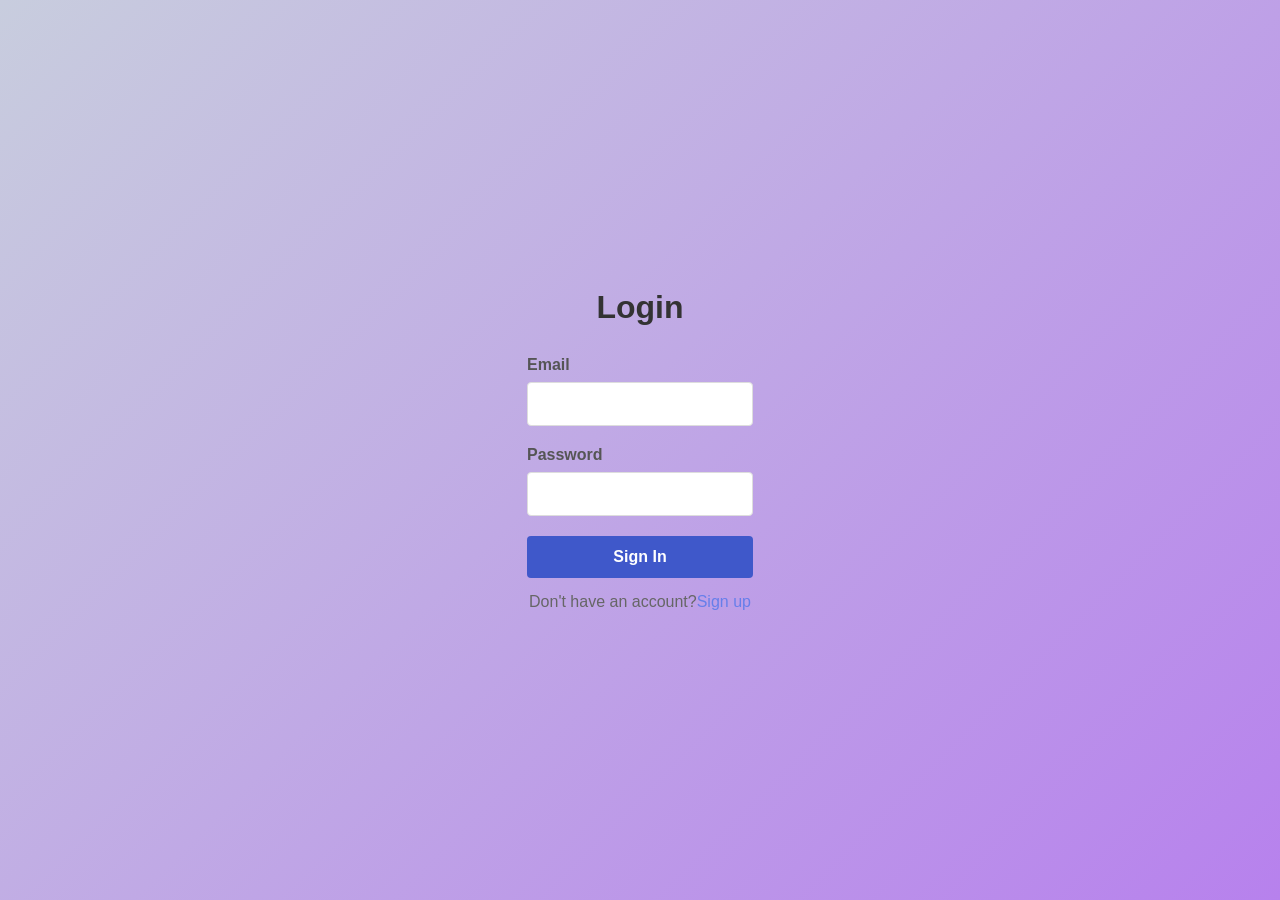
<file: index.html>
<!DOCTYPE html>
<html lang="en">
<head>
    <link rel="stylesheet" href="mainstyle.css">
    <meta charset="UTF-8">
    <meta name="viewport" content="width=device-width, initial-scale=1.0">
    <title>Login</title>
</head>
<body>
    <div class="slogin-container">
        <h1>Login</h1>
        <form action="login.php" method="POST">
            <div class="form-group">
                <label for="email">Email</label>
                <input type="email" id="email" name="email" required>
            </div>
            <div class="form-group">
                <label for="password">Password</label>
                <input type="password" id="password" name="password" required>
            </div>
            <button type="submit">Sign In</button>
            <p class="login-link">Don't have an account?<a href="signup.html">Sign up</a></p>
        </form>
    </div>
</body>
</html>
</file>
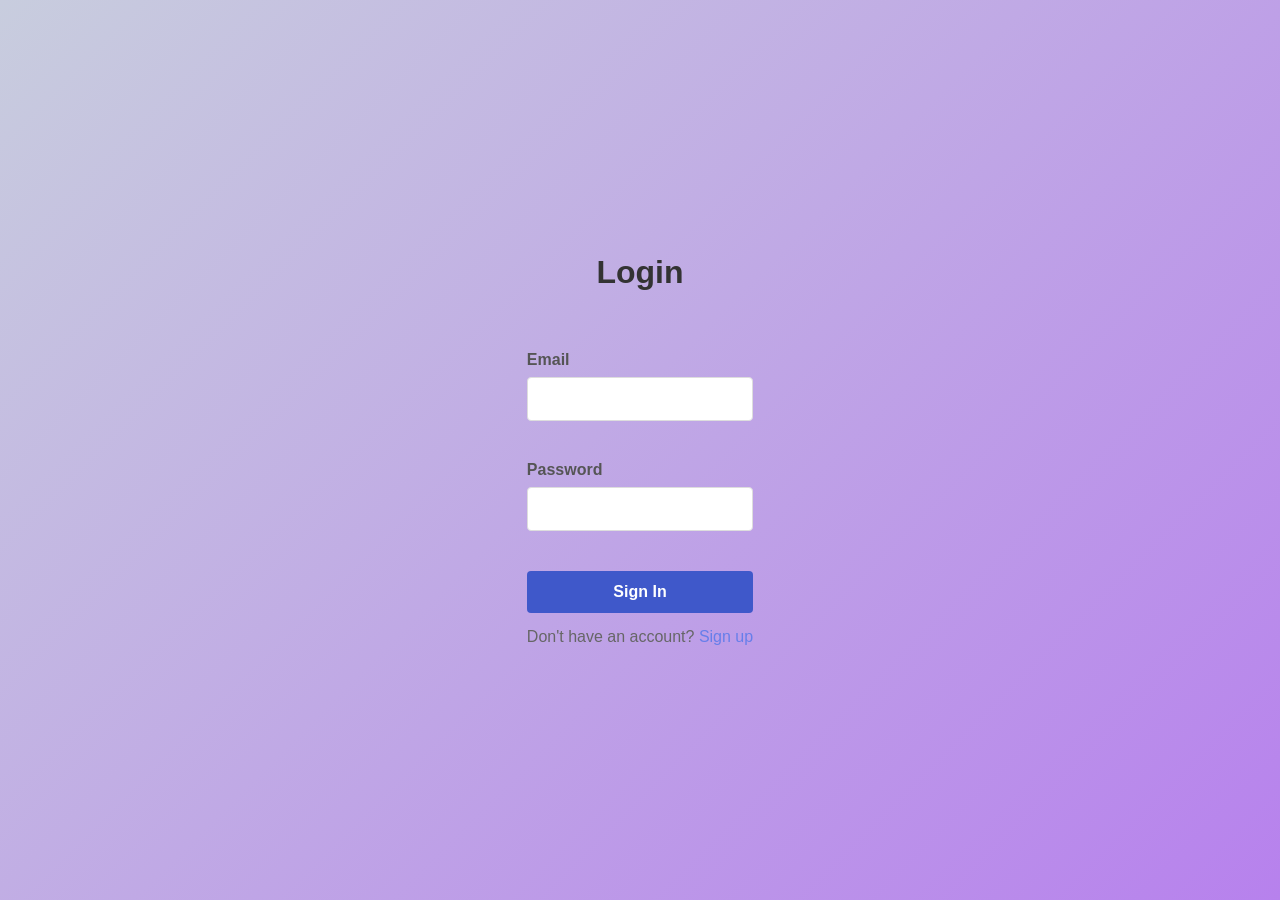
<file: root/index.html>
<!DOCTYPE html>
<html lang="en">
<head>
    <link rel="stylesheet" href="mainstyle.css">
    <meta charset="UTF-8">
    <meta name="viewport" content="width=device-width, initial-scale=1.0">
    <title>Login</title>
</head>
<body>
    <div class="slogin-container">
        <h1>Login</h1>

        <div class="login-status" id="login-status"></div>

        <form action="login.php" method="POST" novalidate>
            <div class="form-group">
                <label for="email">Email</label>
                <input type="email" id="email" name="email" required>
                <div class="field-error" id="email-error"></div>
            </div>

            <div class="form-group">
                <label for="password">Password</label>
                <input type="password" id="password" name="password" required>
                <div class="field-error" id="password-error"></div>
            </div>

            <button type="submit">Sign In</button>
            <p class="login-link">Don't have an account? <a href="signup.html">Sign up</a></p>
        </form>
    </div>

    <script>
        const params = new URLSearchParams(window.location.search);

        const error = params.get("error");
        const field = params.get("field");
        const email = params.get("email") || "";
        const signup = params.get("signup");

        document.getElementById("email").value = email;

        const messages = {
            missing_email: "Please enter your email address.",
            invalid_email: "Please enter a valid email address.",
            missing_password: "Please enter your password.",
            invalid_login: "Invalid email or password.",
            too_many_attempts: "Too many failed login attempts. Please wait 15 minutes and try again.",
            server_error: "Something went wrong. Please try again."
        };

        if (field) {
            const input = document.getElementById(field);
            if (input) {
                input.classList.add("input-error");
            }

            const errorBox = document.getElementById(field + "-error");
            if (errorBox && messages[error]) {
                errorBox.textContent = messages[error];
            }
        } else if (error === "server_error") {
            const passwordError = document.getElementById("password-error");
            if (passwordError) {
                passwordError.textContent = messages[error];
            }
        }

        if (signup === "success") {
            const statusBox = document.getElementById("login-status");
            statusBox.textContent = "Account created successfully. Please log in.";
            statusBox.classList.add("success-message");
        }
    </script>
</body>
</html>
</file>
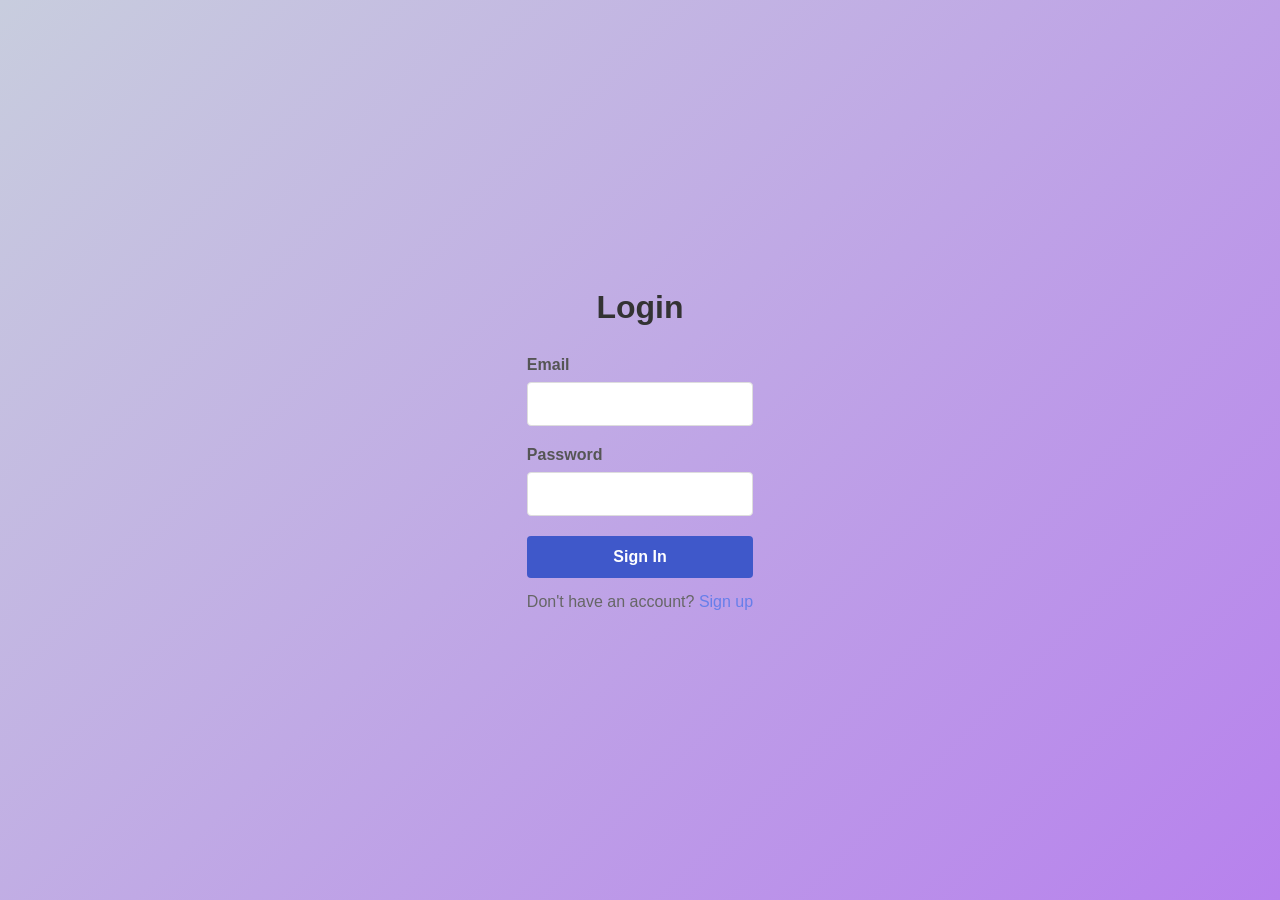
<file: main.html>
<!DOCTYPE html>
<html lang="en">
<head>
    <link rel="stylesheet" href="mainstyle.css">
    <meta charset="UTF-8">
    <meta name="viewport" content="width=device-width, initial-scale=1.0">
    <title>Login</title>
</head>
<body>
    <div class="slogin-container">
        <h1>Login</h1>
        <form>
            <div class="form-group">
                <label for="email">Email</label>
                <input type="email" id="email" name="email" required>
            </div>
            <div class="form-group">
                <label for="password">Password</label>
                <input type="password" id="password" name="password" required>
            </div>
            <button type="submit" onsubmit="location.href='loggedin.html'">Sign In</button>
            <p class="login-link">Don't have an account? <a href="signup.html">Sign up</a></p>
        </form>
    </div>
</body>
</html>
</file>
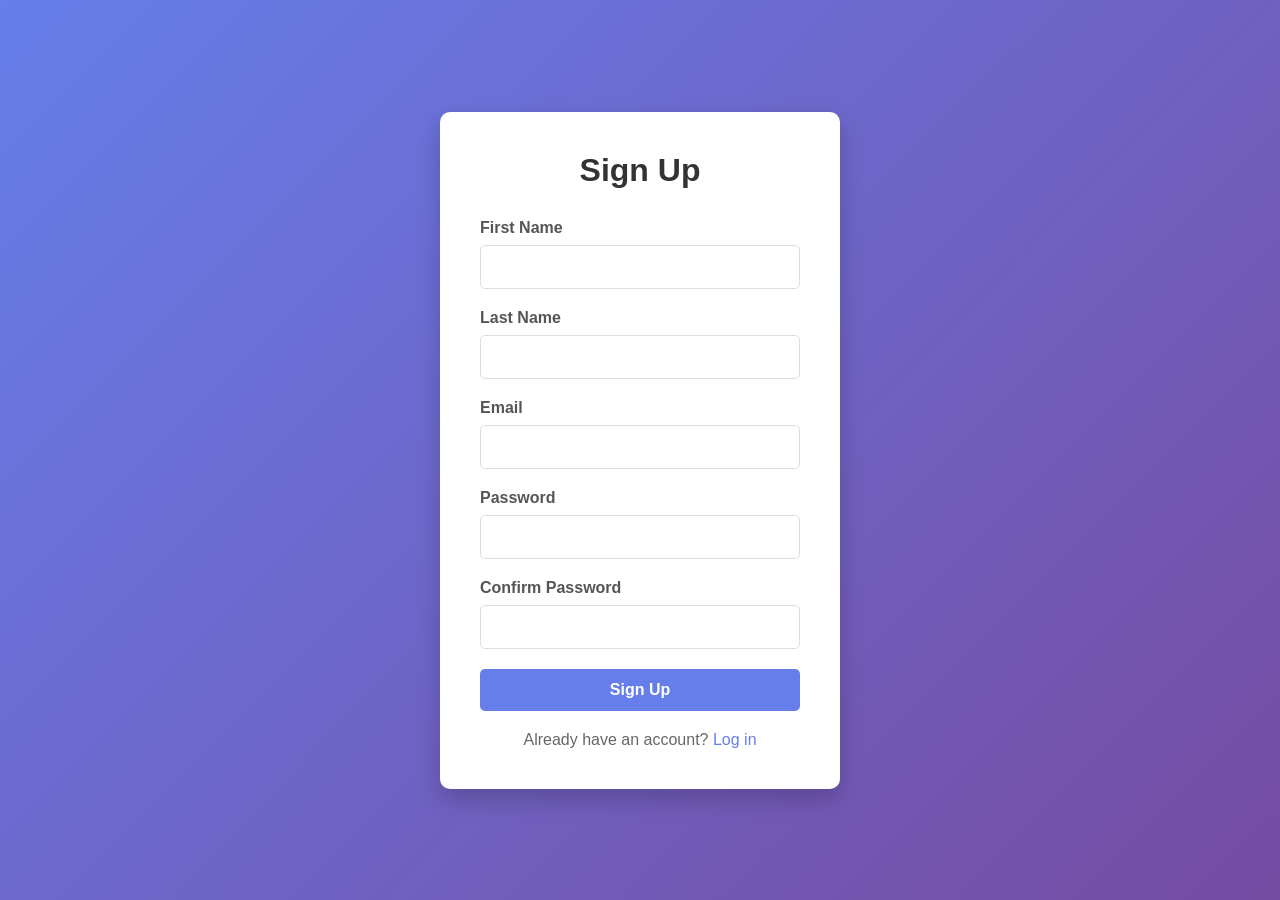
<file: signup.html>
<!DOCTYPE html>
<html lang="en">
<head>
    <link rel="stylesheet" href="signupstyle.css">
    <meta charset="UTF-8">
    <meta name="viewport" content="width=device-width, initial-scale=1.0">
    <title>Sign Up</title>
</head>
<body>
    <div class="container">
        <h1>Sign Up</h1>
        <form action="signup.php" method="POST">
            <div class="form-group">
                <label for="firstname">First Name</label>
                <input type="text" id="firstname" name="firstname" required>
            </div>
            <div class="form-group">
                <label for="lastname">Last Name</label>
                <input type="text" id="lastname" name="lastname" required>
            </div>
            <div class="form-group">
                <label for="email">Email</label>
                <input type="email" id="email" name="email" required>
            </div>
            <div class="form-group">
                <label for="password">Password</label>
                <input type="password" id="password" name="password" required>
            </div>
            <div class="form-group">
                <label for="confirm">Confirm Password</label>
                <input type="password" id="confirm" name="confirm" required>
            </div>
            <button type="submit">Sign Up</button>
        </form>
        <p class="login-link">Already have an account? <a href="index.html">Log in</a></p>
    </div>
</body>
</html>
</file>
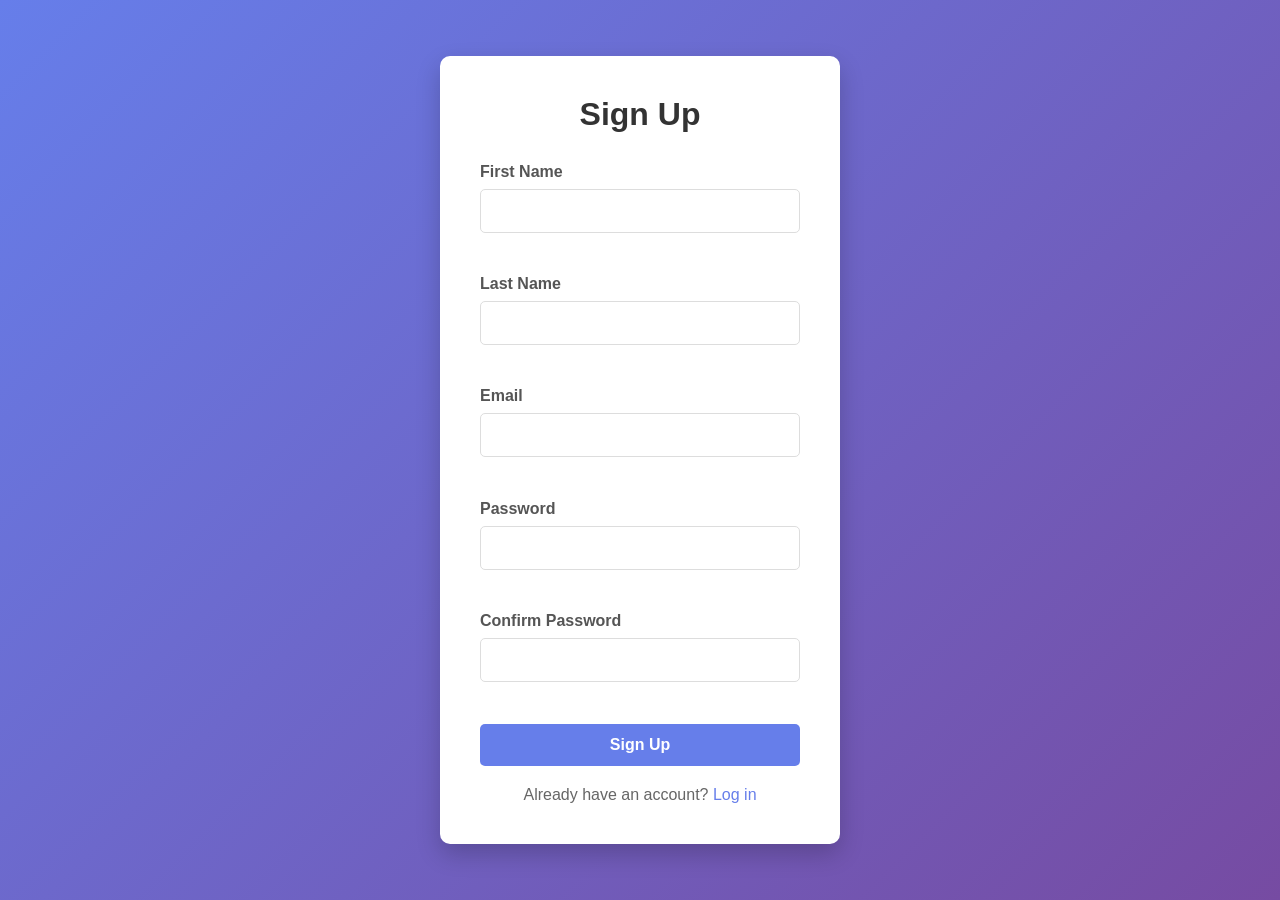
<file: root/signup.html>
<!DOCTYPE html>
<html lang="en">
<head>
    <link rel="stylesheet" href="signupstyle.css">
    <meta charset="UTF-8">
    <meta name="viewport" content="width=device-width, initial-scale=1.0">
    <title>Sign Up</title>
</head>
<body>
    <div class="container">
        <h1>Sign Up</h1>

        <form action="signup.php" method="POST" novalidate>
            <div class="form-group">
                <label for="firstname">First Name</label>
                <input type="text" id="firstname" name="firstname" required>
                <div class="field-error" id="firstname-error"></div>
            </div>

            <div class="form-group">
                <label for="lastname">Last Name</label>
                <input type="text" id="lastname" name="lastname" required>
                <div class="field-error" id="lastname-error"></div>
            </div>

            <div class="form-group">
                <label for="email">Email</label>
                <input type="email" id="email" name="email" required>
                <div class="field-error" id="email-error"></div>
            </div>

            <div class="form-group">
                <label for="password">Password</label>
                <input type="password" id="password" name="password" required>
                <div class="field-error" id="password-error"></div>
            </div>

            <div class="form-group">
                <label for="confirm">Confirm Password</label>
                <input type="password" id="confirm" name="confirm" required>
                <div class="field-error" id="confirm-error"></div>
            </div>

            <button type="submit">Sign Up</button>
        </form>

        <p class="login-link">Already have an account? <a href="index.html">Log in</a></p>
    </div>

    <script>
        const params = new URLSearchParams(window.location.search);

        const error = params.get("error");
        const field = params.get("field");

        const firstname = params.get("firstname") || "";
        const lastname = params.get("lastname") || "";
        const email = params.get("email") || "";

        document.getElementById("firstname").value = firstname;
        document.getElementById("lastname").value = lastname;
        document.getElementById("email").value = email;

        const messages = {
            missing_firstname: "Please enter your first name.",
            long_firstname: "First name must be 20 characters or less.",
            missing_lastname: "Please enter your last name.",
            long_lastname: "Last name must be 20 characters or less.",
            missing_email: "Please enter your email address.",
            long_email: "Email must be 100 characters or less.",
            invalid_email: "Please enter a valid email address.",
            missing_password: "Please enter a password.",
            long_password: "Password is too long.",
            missing_confirm: "Please confirm your password.",
            password_mismatch: "Passwords do not match.",
            email_taken: "That email address is already registered.",
            server_error: "Something went wrong. Please try again."
        };

        if (field) {
            const input = document.getElementById(field);
            if (input) {
                input.classList.add("input-error");
            }

            const errorBox = document.getElementById(field + "-error");
            if (errorBox && messages[error]) {
                errorBox.textContent = messages[error];
            }
        }
    </script>
</body>
</html>
</file>
<file: mainstyle.css>
* {
    margin: 0;
    padding: 0;
    box-sizing: border-box;
}

body {
    font-family: Arial, sans-serif;
    background: linear-gradient(135deg, #c8cdde 0%, #b781ed 100%);
    display: flex;
    justify-content: center;
    align-items: center;
    height: 100vh;
}

.login-container {
    background: white;
    padding: 40px;
    border-radius: 8px;
    box-shadow: 0 10px 25px rgba(0, 0, 0, 0.2);
    width: 100%;
    max-width: 400px;
}

h1 {
    text-align: center;
    margin-bottom: 30px;
    color: #333;
}

.form-group {
    margin-bottom: 20px;
}

label {
    display: block;
    margin-bottom: 8px;
    color: #555;
    font-weight: bold;
}

input[type="email"],
input[type="password"] {
    width: 100%;
    padding: 12px;
    border: 1px solid #ddd;
    border-radius: 4px;
    font-size: 16px;
    transition: border-color 0.3s;
}

input[type="email"]:focus,
input[type="password"]:focus {
    outline: none;
    border-color: #667eea;
}

button {
    width: 100%;
    padding: 12px;
    background: #3f58ca;
    color: white;
    border: none;
    border-radius: 4px;
    font-size: 16px;
    font-weight: bold;
    cursor: pointer;
    transition: background 0.3s;
}

button:hover {
    background: #4ba274;
}

.login-link {
    text-align: center;
    margin-top: 15px;
    color: #666;
}

.login-link a {
    color: #667eea;
    text-decoration: none;
}
</file>
<file: root/mainstyle.css>
* {
    margin: 0;
    padding: 0;
    box-sizing: border-box;
}

body {
    font-family: Arial, sans-serif;
    background: linear-gradient(135deg, #c8cdde 0%, #b781ed 100%);
    display: flex;
    justify-content: center;
    align-items: center;
    height: 100vh;
}

.login-container {
    background: white;
    padding: 40px;
    border-radius: 8px;
    box-shadow: 0 10px 25px rgba(0, 0, 0, 0.2);
    width: 100%;
    max-width: 400px;
}

h1 {
    text-align: center;
    margin-bottom: 30px;
    color: #333;
}

.form-group {
    margin-bottom: 20px;
}

label {
    display: block;
    margin-bottom: 8px;
    color: #555;
    font-weight: bold;
}

input[type="email"],
input[type="password"] {
    width: 100%;
    padding: 12px;
    border: 1px solid #ddd;
    border-radius: 4px;
    font-size: 16px;
    transition: border-color 0.3s;
}

input[type="email"]:focus,
input[type="password"]:focus {
    outline: none;
    border-color: #667eea;
}

button {
    width: 100%;
    padding: 12px;
    background: #3f58ca;
    color: white;
    border: none;
    border-radius: 4px;
    font-size: 16px;
    font-weight: bold;
    cursor: pointer;
    transition: background 0.3s;
}

button:hover {
    background: #4ba274;
}

.login-link {
    text-align: center;
    margin-top: 15px;
    color: #666;
}

.login-link a {
    color: #667eea;
    text-decoration: none;
}

input.input-error {
    border: 2px solid red !important;
    box-shadow: 0 0 0 1px red !important;
}

.field-error {
    color: red;
    font-size: 0.9rem;
    margin-top: 4px;
    min-height: 1.1em;
}

.login-status {
    min-height: 1.2em;
    margin-bottom: 12px;
    font-size: 0.95rem;
}

.success-message {
    color: green;
}

.welcome-actions {
    margin-top: 20px;
}

.logout-link {
    display: inline-block;
    text-decoration: none;
}
</file>
<file: signupstyle.css>
* {
            margin: 0;
            padding: 0;
            box-sizing: border-box;
        }
        body {
            font-family: Arial, sans-serif;
            background: linear-gradient(135deg, #667eea 0%, #764ba2 100%);
            min-height: 100vh;
            display: flex;
            justify-content: center;
            align-items: center;
        }
        .container {
            background: white;
            padding: 40px;
            border-radius: 10px;
            box-shadow: 0 10px 25px rgba(0, 0, 0, 0.2);
            width: 100%;
            max-width: 400px;
        }
        h1 {
            text-align: center;
            color: #333;
            margin-bottom: 30px;
        }
        .form-group {
            margin-bottom: 20px;
        }
        label {
            display: block;
            margin-bottom: 8px;
            color: #555;
            font-weight: bold;
        }
        input {
            width: 100%;
            padding: 12px;
            border: 1px solid #ddd;
            border-radius: 5px;
            font-size: 16px;
            transition: border-color 0.3s;
        }
        input:focus {
            outline: none;
            border-color: #667eea;
        }
        button {
            width: 100%;
            padding: 12px;
            background: #667eea;
            color: white;
            border: none;
            border-radius: 5px;
            font-size: 16px;
            font-weight: bold;
            cursor: pointer;
            transition: background 0.3s;
        }
        button:hover {
            background: #764ba2;
        }
        .login-link {
            text-align: center;
            margin-top: 20px;
            color: #666;
        }
        .login-link a {
            color: #667eea;
            text-decoration: none;
        }
</file>
<file: root/signupstyle.css>
* {
            margin: 0;
            padding: 0;
            box-sizing: border-box;
        }
        body {
            font-family: Arial, sans-serif;
            background: linear-gradient(135deg, #667eea 0%, #764ba2 100%);
            min-height: 100vh;
            display: flex;
            justify-content: center;
            align-items: center;
        }
        .container {
            background: white;
            padding: 40px;
            border-radius: 10px;
            box-shadow: 0 10px 25px rgba(0, 0, 0, 0.2);
            width: 100%;
            max-width: 400px;
        }
        h1 {
            text-align: center;
            color: #333;
            margin-bottom: 30px;
        }
        .form-group {
            margin-bottom: 20px;
        }
        label {
            display: block;
            margin-bottom: 8px;
            color: #555;
            font-weight: bold;
        }
        input {
            width: 100%;
            padding: 12px;
            border: 1px solid #ddd;
            border-radius: 5px;
            font-size: 16px;
            transition: border-color 0.3s;
        }
        input:focus {
            outline: none;
            border-color: #667eea;
        }
        button {
            width: 100%;
            padding: 12px;
            background: #667eea;
            color: white;
            border: none;
            border-radius: 5px;
            font-size: 16px;
            font-weight: bold;
            cursor: pointer;
            transition: background 0.3s;
        }
        button:hover {
            background: #764ba2;
        }
        .login-link {
            text-align: center;
            margin-top: 20px;
            color: #666;
        }
        .login-link a {
            color: #667eea;
            text-decoration: none;
        }
        input.input-error {
             border: 2px solid red !important;
             box-shadow: 0 0 0 1px red !important;
        }
        .field-error {
            color: red;
            font-size: 0.9rem;
            margin-top: 5px;
            min-height: 1.2em;
        }
</file>
